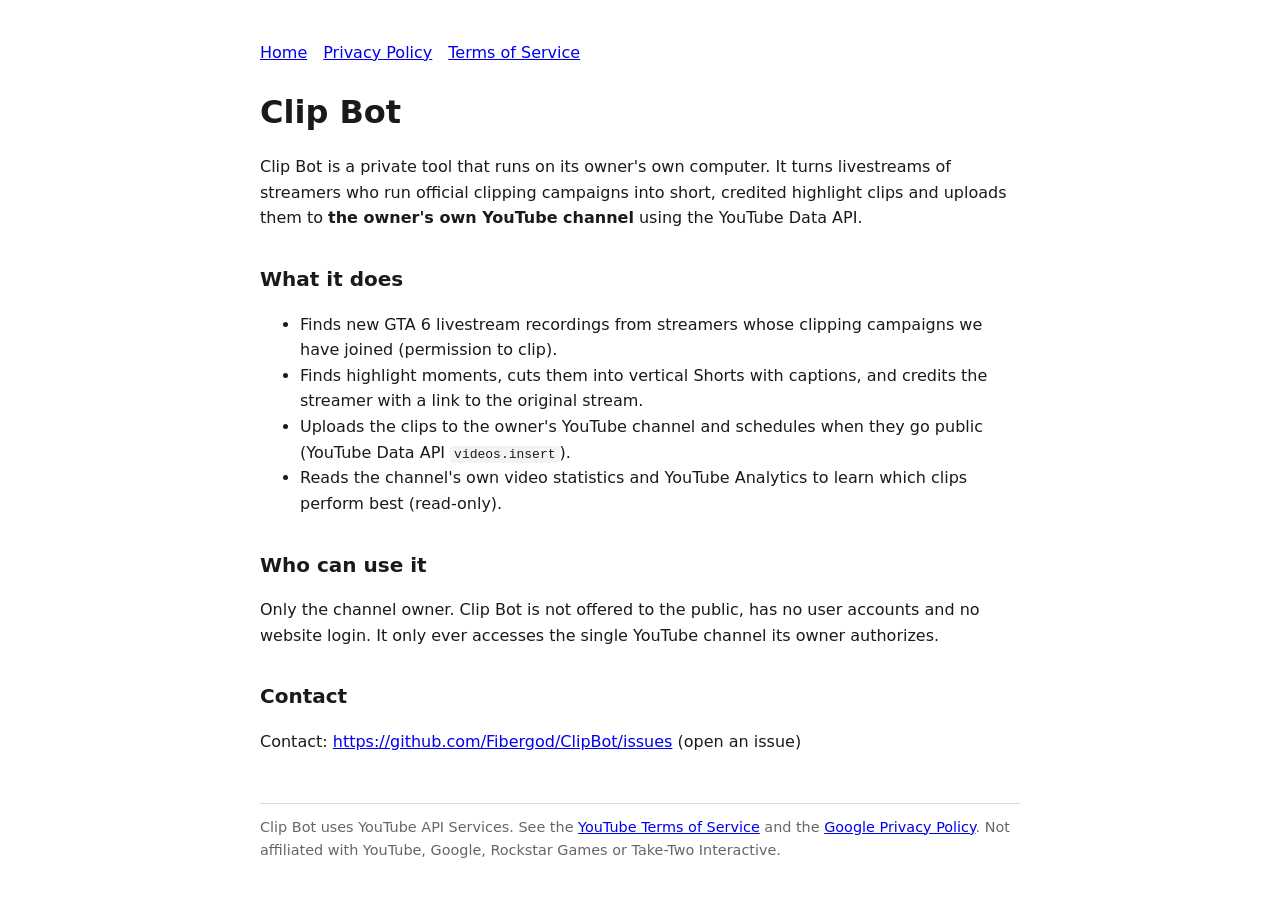
<file: index.html>
<!DOCTYPE html>
<html lang="en"><head><meta charset="utf-8"><meta name="viewport" content="width=device-width,initial-scale=1">
<title>Clip Bot - GTA 6 streamer highlight clips</title><link rel="stylesheet" href="style.css"></head>
<body>
<nav><a href="index.html">Home</a><a href="privacy.html">Privacy Policy</a><a href="terms.html">Terms of Service</a></nav>
<h1>Clip Bot</h1>
<p>Clip Bot is a private tool that runs on its owner's own computer. It turns livestreams of streamers who run
official clipping campaigns into short, credited highlight clips and uploads them to <strong>the owner's own YouTube channel</strong>
using the YouTube Data API.</p>
<h2>What it does</h2>
<ul>
<li>Finds new GTA 6 livestream recordings from streamers whose clipping campaigns we have joined (permission to clip).</li>
<li>Finds highlight moments, cuts them into vertical Shorts with captions, and credits the streamer with a link to the original stream.</li>
<li>Uploads the clips to the owner's YouTube channel and schedules when they go public (YouTube Data API <code>videos.insert</code>).</li>
<li>Reads the channel's own video statistics and YouTube Analytics to learn which clips perform best (read-only).</li>
</ul>
<h2>Who can use it</h2>
<p>Only the channel owner. Clip Bot is not offered to the public, has no user accounts and no website login.
It only ever accesses the single YouTube channel its owner authorizes.</p>
<h2>Contact</h2>
<p>Contact: <a href="https://github.com/Fibergod/ClipBot/issues">https://github.com/Fibergod/ClipBot/issues</a> (open an issue)</p>
<footer>Clip Bot uses YouTube API Services. See the <a href="https://www.youtube.com/t/terms">YouTube Terms of Service</a>
and the <a href="https://policies.google.com/privacy">Google Privacy Policy</a>. Not affiliated with YouTube, Google, Rockstar Games or Take-Two Interactive.</footer>
</body></html>
</file>
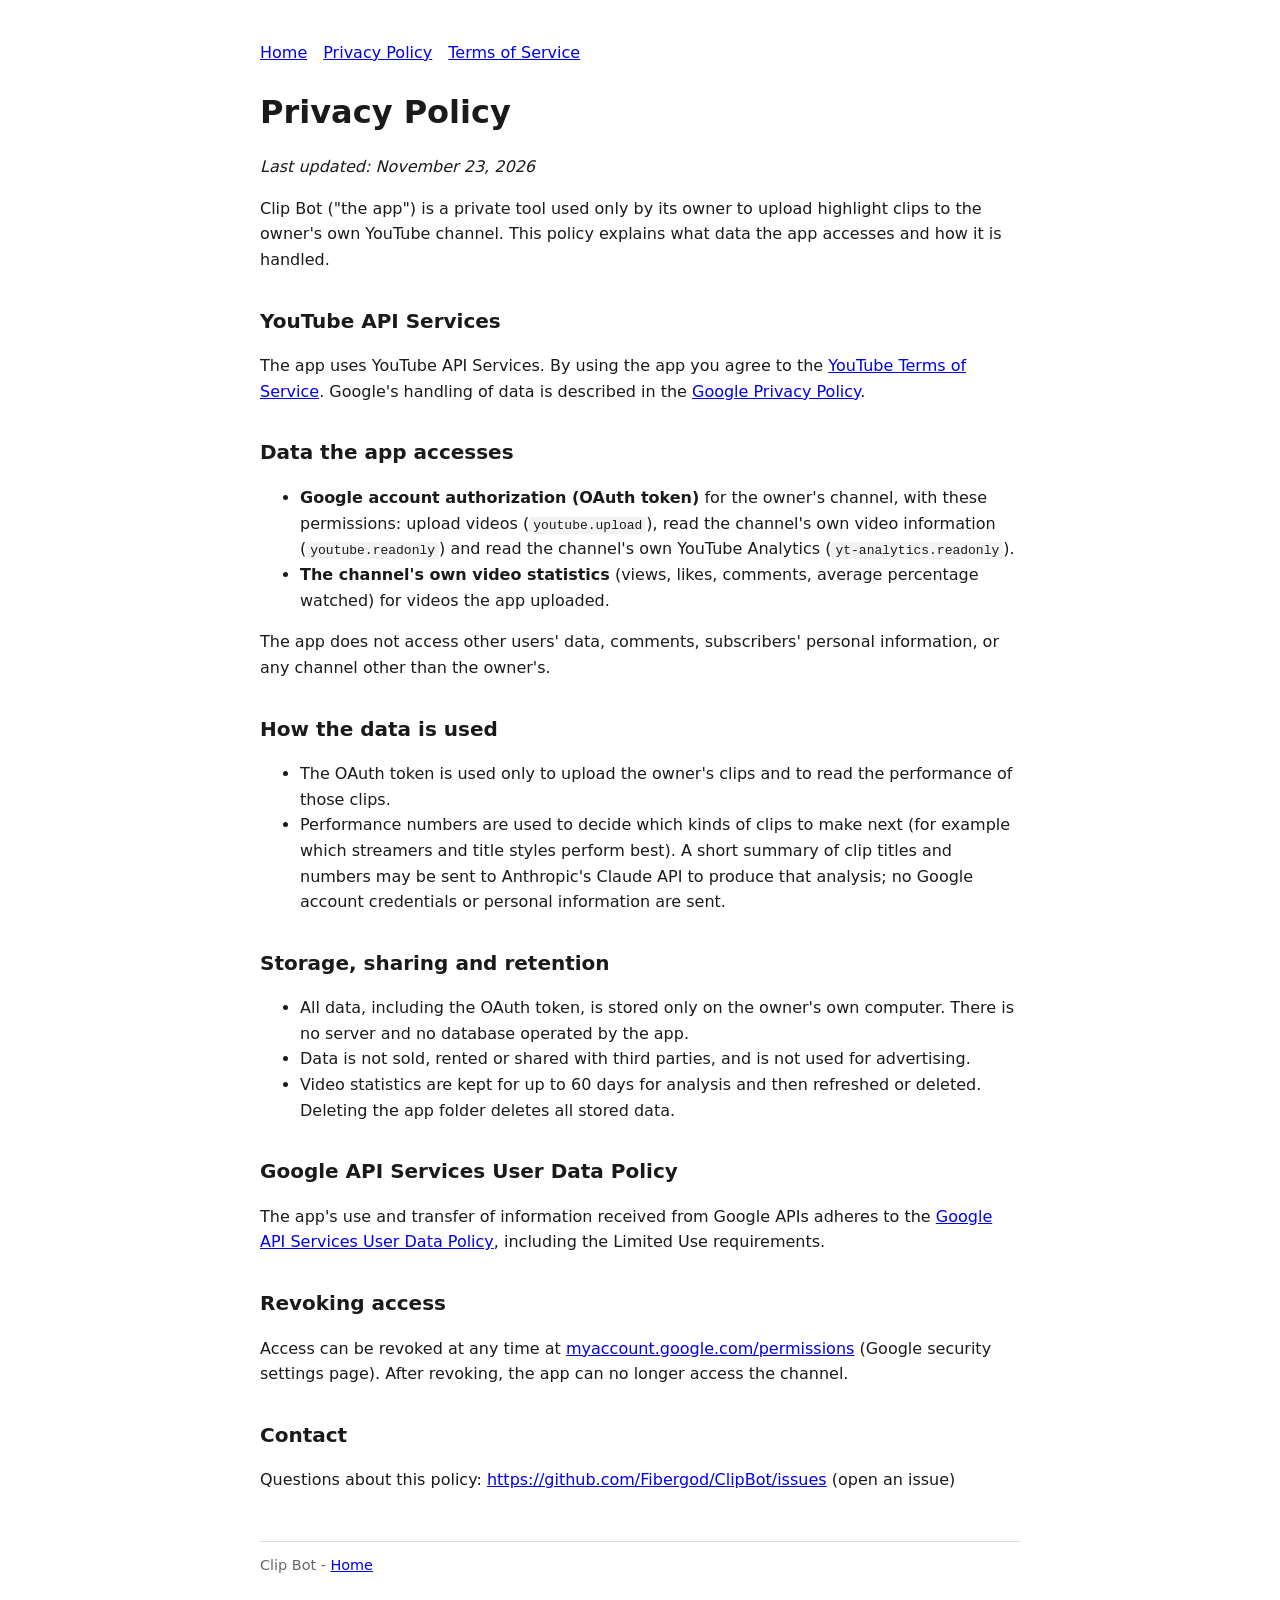
<file: privacy.html>
<!DOCTYPE html>
<html lang="en"><head><meta charset="utf-8"><meta name="viewport" content="width=device-width,initial-scale=1">
<title>Clip Bot - Privacy Policy</title><link rel="stylesheet" href="style.css"></head>
<body>
<nav><a href="index.html">Home</a><a href="privacy.html">Privacy Policy</a><a href="terms.html">Terms of Service</a></nav>
<h1>Privacy Policy</h1>
<p><em>Last updated: November 23, 2026</em></p>
<p>Clip Bot ("the app") is a private tool used only by its owner to upload highlight clips to the owner's own YouTube channel.
This policy explains what data the app accesses and how it is handled.</p>

<h2>YouTube API Services</h2>
<p>The app uses YouTube API Services. By using the app you agree to the
<a href="https://www.youtube.com/t/terms">YouTube Terms of Service</a>. Google's handling of data is described in the
<a href="https://policies.google.com/privacy">Google Privacy Policy</a>.</p>

<h2>Data the app accesses</h2>
<ul>
<li><strong>Google account authorization (OAuth token)</strong> for the owner's channel, with these permissions: upload videos
(<code>youtube.upload</code>), read the channel's own video information (<code>youtube.readonly</code>) and read the channel's own
YouTube Analytics (<code>yt-analytics.readonly</code>).</li>
<li><strong>The channel's own video statistics</strong> (views, likes, comments, average percentage watched) for videos the app uploaded.</li>
</ul>
<p>The app does not access other users' data, comments, subscribers' personal information, or any channel other than the owner's.</p>

<h2>How the data is used</h2>
<ul>
<li>The OAuth token is used only to upload the owner's clips and to read the performance of those clips.</li>
<li>Performance numbers are used to decide which kinds of clips to make next (for example which streamers and title styles perform best).
A short summary of clip titles and numbers may be sent to Anthropic's Claude API to produce that analysis; no Google account
credentials or personal information are sent.</li>
</ul>

<h2>Storage, sharing and retention</h2>
<ul>
<li>All data, including the OAuth token, is stored only on the owner's own computer. There is no server and no database operated by the app.</li>
<li>Data is not sold, rented or shared with third parties, and is not used for advertising.</li>
<li>Video statistics are kept for up to 60 days for analysis and then refreshed or deleted. Deleting the app folder deletes all stored data.</li>
</ul>

<h2>Google API Services User Data Policy</h2>
<p>The app's use and transfer of information received from Google APIs adheres to the
<a href="https://developers.google.com/terms/api-services-user-data-policy">Google API Services User Data Policy</a>, including the Limited Use requirements.</p>

<h2>Revoking access</h2>
<p>Access can be revoked at any time at <a href="https://myaccount.google.com/permissions">myaccount.google.com/permissions</a>
(Google security settings page). After revoking, the app can no longer access the channel.</p>

<h2>Contact</h2>
<p>Questions about this policy: <a href="https://github.com/Fibergod/ClipBot/issues">https://github.com/Fibergod/ClipBot/issues</a> (open an issue)</p>
<footer>Clip Bot - <a href="index.html">Home</a></footer>
</body></html>
</file>
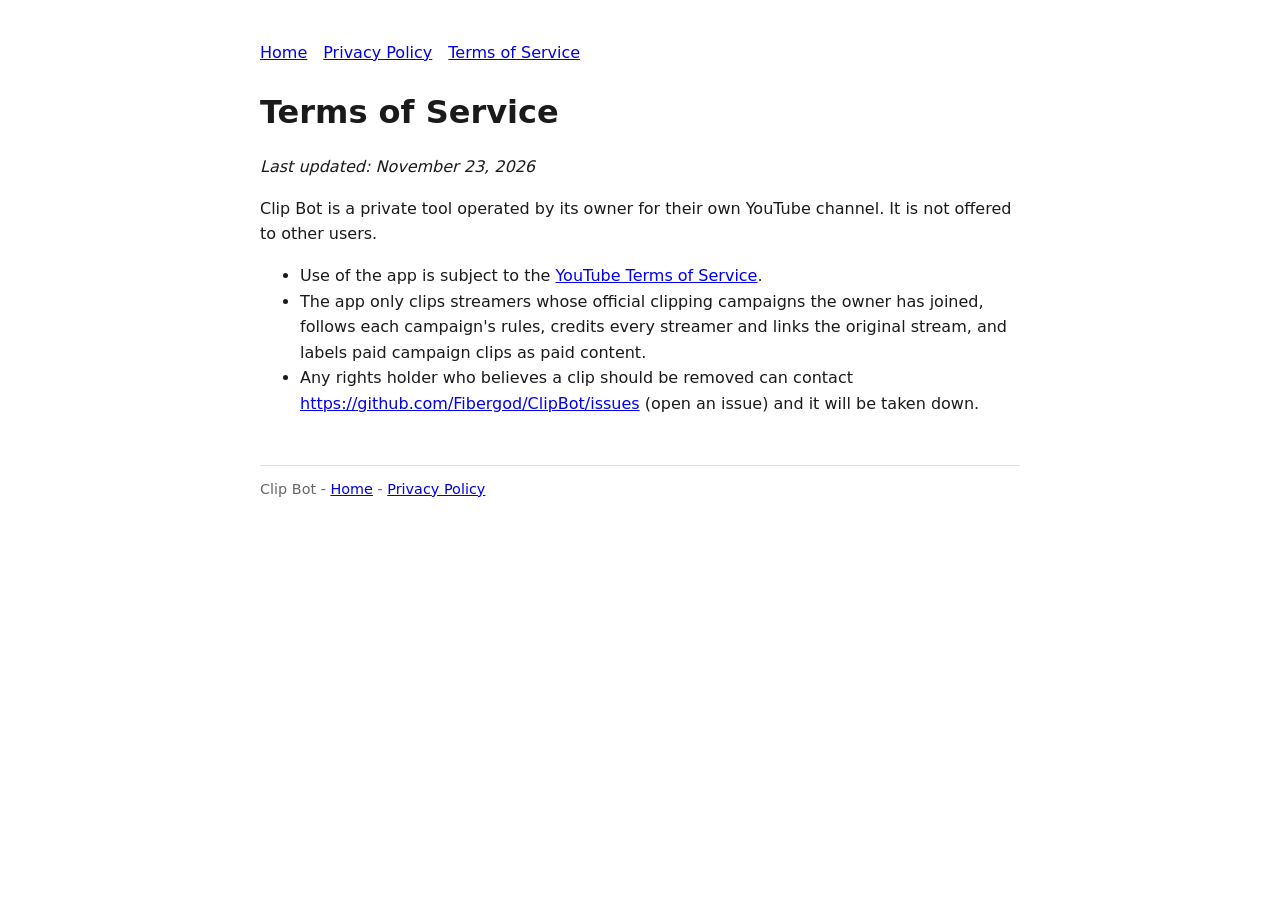
<file: terms.html>
<!DOCTYPE html>
<html lang="en"><head><meta charset="utf-8"><meta name="viewport" content="width=device-width,initial-scale=1">
<title>Clip Bot - Terms of Service</title><link rel="stylesheet" href="style.css"></head>
<body>
<nav><a href="index.html">Home</a><a href="privacy.html">Privacy Policy</a><a href="terms.html">Terms of Service</a></nav>
<h1>Terms of Service</h1>
<p><em>Last updated: November 23, 2026</em></p>
<p>Clip Bot is a private tool operated by its owner for their own YouTube channel. It is not offered to other users.</p>
<ul>
<li>Use of the app is subject to the <a href="https://www.youtube.com/t/terms">YouTube Terms of Service</a>.</li>
<li>The app only clips streamers whose official clipping campaigns the owner has joined, follows each campaign's rules,
credits every streamer and links the original stream, and labels paid campaign clips as paid content.</li>
<li>Any rights holder who believes a clip should be removed can contact <a href="https://github.com/Fibergod/ClipBot/issues">https://github.com/Fibergod/ClipBot/issues</a> (open an issue) and it will be taken down.</li>
</ul>
<footer>Clip Bot - <a href="index.html">Home</a> - <a href="privacy.html">Privacy Policy</a></footer>
</body></html>
</file>
<file: style.css>
body{font-family:system-ui,-apple-system,Segoe UI,Roboto,sans-serif;max-width:760px;margin:40px auto;padding:0 20px;line-height:1.6;color:#1a1a1a}
h1{font-size:2rem;margin-bottom:.2rem}h2{margin-top:2rem;font-size:1.25rem}
nav a{margin-right:16px}footer{margin-top:48px;font-size:.9rem;color:#666;border-top:1px solid #ddd;padding-top:12px}
code{background:#f3f3f3;padding:1px 4px;border-radius:3px}
</file>
